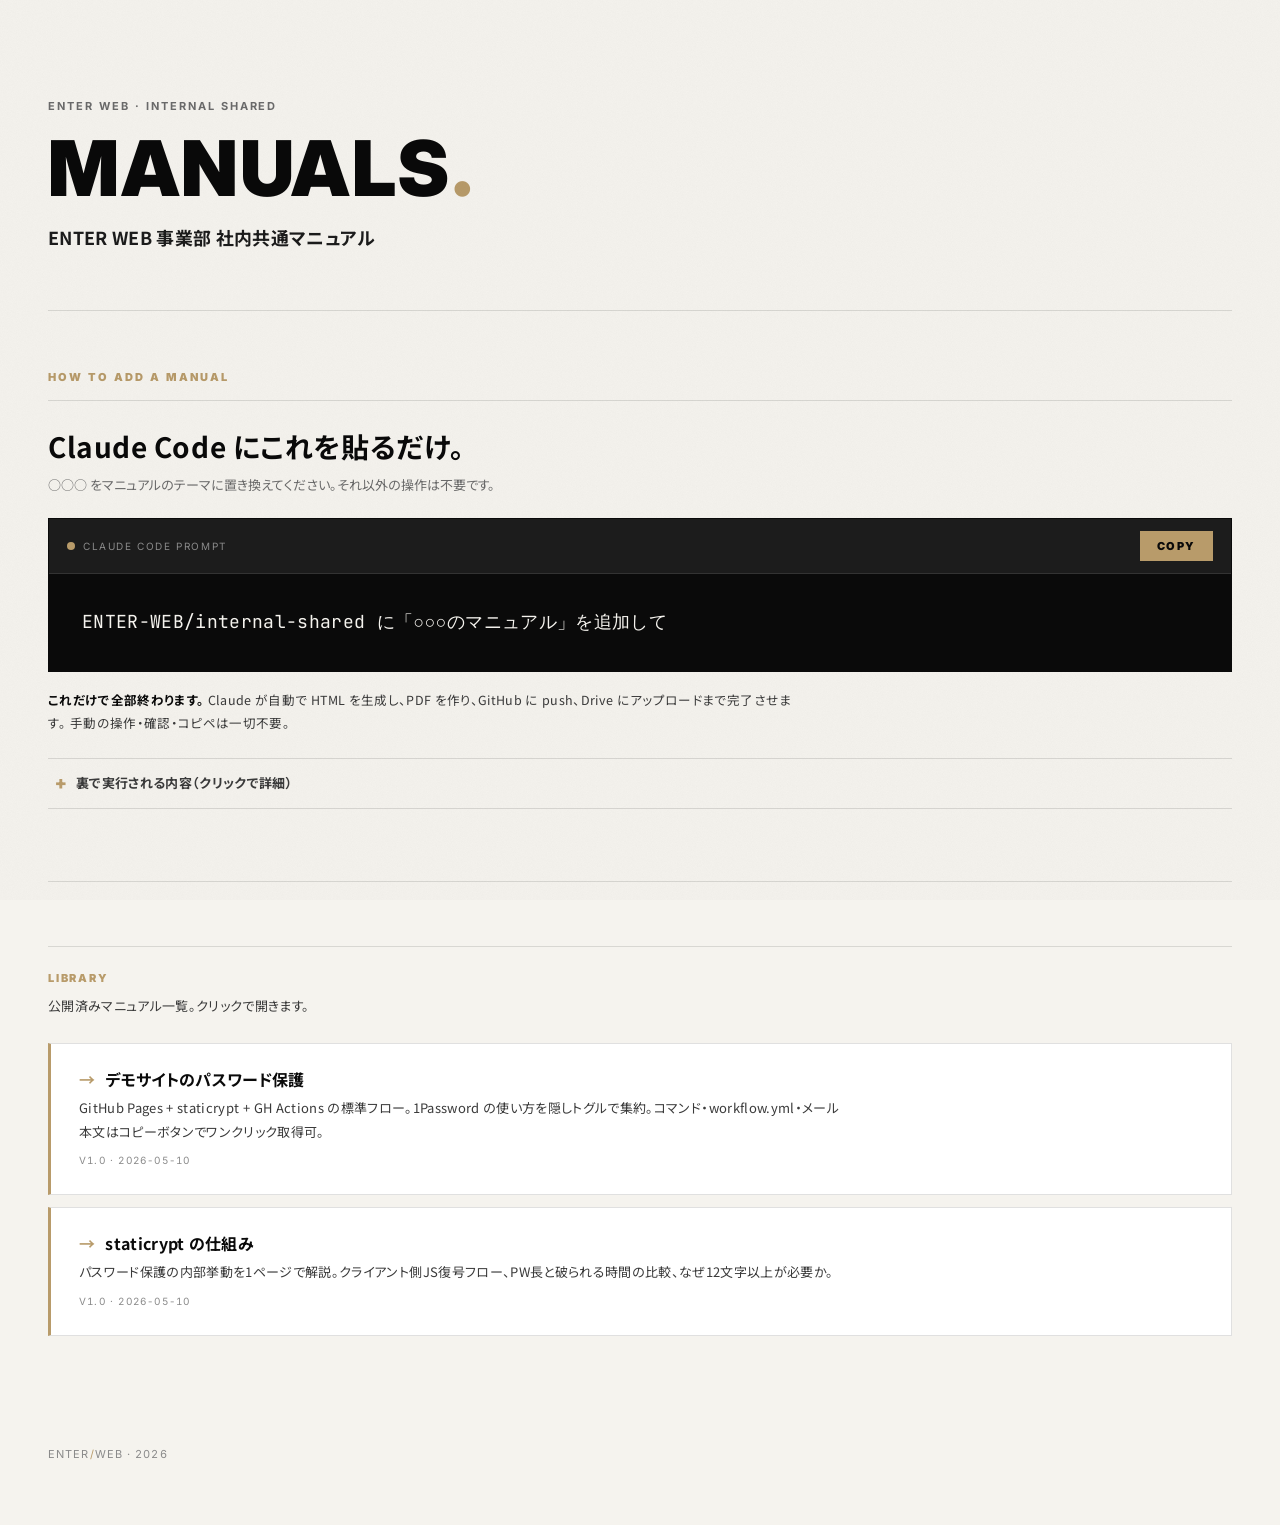
<file: docs/index.html>
<!DOCTYPE html>
<html lang="ja">
<head>
<meta charset="UTF-8">
<meta name="viewport" content="width=device-width, initial-scale=1">
<title>ENTER WEB 社内共通マニュアル</title>
<meta name="description" content="ENTER WEB事業部の社内共通マニュアル一覧。新規追加はClaude Codeにプロンプト1行を貼るだけ。">
<link rel="preconnect" href="https://fonts.googleapis.com">
<link rel="preconnect" href="https://fonts.gstatic.com" crossorigin>
<link href="https://fonts.googleapis.com/css2?family=Inter:wght@400;700;900&family=Noto+Sans+JP:wght@400;700&family=JetBrains+Mono:wght@400;500;700&display=swap" rel="stylesheet">
<link rel="stylesheet" href="css/vaizo-editorial.css">
<style>
body { background: var(--paper-off-white); }
main { max-width: var(--max-w-page); margin: 0 auto; padding: 0 clamp(24px, 4vw, 48px); }

/* HERO = 結論先 */
.hero {
  padding: clamp(48px, 8vw, 96px) 0 clamp(32px, 5vw, 56px);
  border-bottom: 1px solid var(--rule-hairline);
}
.hero__eyebrow {
  font-family: var(--font-sans-en);
  font-weight: 700;
  font-size: 11px;
  letter-spacing: 0.18em;
  text-transform: uppercase;
  color: var(--ink-grey);
  margin-bottom: 14px;
}
.hero__title {
  font-family: var(--font-sans-en);
  font-weight: 900;
  font-size: clamp(40px, 6vw, 80px);
  letter-spacing: 0.02em;
  line-height: 1;
  margin: 0 0 12px;
  color: var(--ink-black);
}
.hero__title .accent { color: var(--accent-gold); }
.hero__sub {
  font-family: var(--font-sans-jp);
  font-weight: 700;
  font-size: clamp(15px, 1.4vw, 18px);
  color: var(--ink-charcoal);
  margin: 0;
}

/* PROMPT BOX = 主役 */
.prompt-section {
  padding: clamp(32px, 5vw, 56px) 0 clamp(40px, 6vw, 72px);
  border-bottom: 1px solid var(--rule-hairline);
}
.prompt-section__label {
  font-family: var(--font-sans-en);
  font-weight: 900;
  font-size: 11px;
  letter-spacing: 0.18em;
  text-transform: uppercase;
  color: var(--accent-gold);
  margin: 0 0 12px;
}
.prompt-section__hint {
  font-family: var(--font-sans-jp);
  font-weight: 700;
  font-size: clamp(20px, 2.4vw, 28px);
  color: var(--ink-black);
  line-height: 1.5;
  margin: 0 0 24px;
  letter-spacing: 0.02em;
}
.prompt-section__hint .small {
  display: block;
  font-weight: 400;
  font-size: 13px;
  color: var(--ink-grey);
  margin-top: 8px;
  letter-spacing: 0;
}

.prompt-box {
  position: relative;
  background: #0a0a0a;
  color: #f5f3ee;
  border: 1px solid var(--ink-black);
  margin: 0 0 16px;
  font-family: var(--font-mono);
  overflow: hidden;
}
.prompt-box__head {
  display: flex;
  justify-content: space-between;
  align-items: center;
  padding: 12px 18px;
  background: #1c1c1c;
  border-bottom: 1px solid #333;
  font-family: var(--font-sans-en);
  font-size: 10px;
  letter-spacing: 0.16em;
  text-transform: uppercase;
  color: #8a8a8a;
}
.prompt-box__head .label {
  display: flex;
  align-items: center;
  gap: 8px;
}
.prompt-box__head .label::before {
  content: '';
  width: 8px;
  height: 8px;
  border-radius: 50%;
  background: var(--accent-gold);
}
.prompt-box__copy {
  background: var(--accent-gold);
  border: 1px solid var(--accent-gold);
  color: #0a0a0a;
  font-family: var(--font-sans-en);
  font-weight: 900;
  font-size: 11px;
  letter-spacing: 0.14em;
  text-transform: uppercase;
  padding: 7px 16px;
  cursor: pointer;
  transition: background 0.15s, color 0.15s;
}
.prompt-box__copy:hover {
  background: #f5f3ee;
  color: #0a0a0a;
}
.prompt-box__copy.is-copied {
  background: #f5f3ee;
  color: #0a0a0a;
}
.prompt-box pre {
  margin: 0;
  padding: clamp(20px, 3vw, 32px) clamp(20px, 3vw, 32px);
  font-family: var(--font-mono);
  font-size: clamp(14px, 1.6vw, 18px);
  line-height: 1.7;
  color: #f5f3ee;
  white-space: pre-wrap;
  word-break: break-word;
}

.prompt-box__caption {
  font-family: var(--font-sans-jp);
  font-size: 12.5px;
  color: var(--ink-graphite);
  line-height: 1.85;
  margin: 0 0 8px;
}
.prompt-box__caption strong {
  color: var(--ink-black);
  font-weight: 700;
}

/* WHAT HAPPENS = 内訳（折りたたみ） */
.what-happens {
  margin-top: 24px;
}
.what-happens summary {
  list-style: none;
  cursor: pointer;
  font-family: var(--font-sans-jp);
  font-weight: 700;
  font-size: 13px;
  color: var(--ink-graphite);
  padding: 12px 0 12px 28px;
  position: relative;
  border-top: 1px solid var(--rule-hairline);
  border-bottom: 1px solid var(--rule-hairline);
  transition: color 0.15s;
}
.what-happens summary::-webkit-details-marker { display: none; }
.what-happens summary::before {
  content: '+';
  position: absolute;
  left: 4px;
  top: 50%;
  transform: translateY(-50%);
  font-family: var(--font-sans-en);
  font-weight: 900;
  font-size: 18px;
  color: var(--accent-gold);
  width: 18px;
  text-align: center;
}
.what-happens[open] summary::before { content: '−'; }
.what-happens summary:hover { color: var(--ink-black); }
.what-happens__body {
  padding: 16px 0 8px 28px;
  font-family: var(--font-sans-jp);
  font-size: 13px;
  color: var(--ink-graphite);
  line-height: 1.85;
}
.what-happens__body ol {
  margin: 0;
  padding-left: 22px;
}
.what-happens__body li { margin-bottom: 6px; }
.what-happens__body li strong { color: var(--ink-black); }

/* LIBRARY */
.list { padding: clamp(40px, 6vw, 64px) 0; }
.list__title {
  font-family: var(--font-sans-en);
  font-weight: 900;
  font-size: 11px;
  letter-spacing: 0.16em;
  text-transform: uppercase;
  color: var(--accent-gold);
  margin: 0 0 8px;
}
.list__lead {
  font-family: var(--font-sans-jp);
  font-size: 13px;
  color: var(--ink-graphite);
  margin: 0 0 24px;
}
.m-card {
  display: block;
  padding: 24px 28px;
  border: 1px solid var(--rule-hairline);
  border-left: 3px solid var(--accent-gold);
  background: var(--paper-pure);
  margin-bottom: 12px;
  text-decoration: none;
  transition: background 0.15s, border-color 0.15s;
}
.m-card:hover {
  background: var(--paper-cream);
  border-left-color: var(--ink-black);
}
.m-card__title {
  font-family: var(--font-sans-jp);
  font-weight: 700;
  font-size: 16px;
  color: var(--ink-black);
  margin: 0 0 6px;
}
.m-card__title .arrow {
  color: var(--accent-gold);
  margin-right: 10px;
}
.m-card__desc {
  font-family: var(--font-sans-jp);
  font-size: 13px;
  color: var(--ink-graphite);
  line-height: 1.8;
  margin: 0;
}
.m-card__meta {
  font-family: var(--font-sans-en);
  font-size: 10px;
  letter-spacing: 0.12em;
  color: var(--ink-soft);
  text-transform: uppercase;
  margin-top: 8px;
}

footer {
  padding: 32px 0 60px;
  font-family: var(--font-sans-en);
  font-size: 11px;
  letter-spacing: 0.1em;
  color: var(--ink-soft);
  text-transform: uppercase;
}
footer .slash { color: var(--accent-gold); }

@media (max-width: 640px) {
  .prompt-box pre { font-size: 13px; padding: 18px; }
  .prompt-box__head { padding: 10px 14px; }
  .prompt-box__copy { padding: 6px 12px; font-size: 10px; }
}
</style>
</head>
<body>
<main>

<!-- ============================================================
     HERO
     ============================================================ -->
<section class="hero">
  <div class="hero__eyebrow">ENTER WEB · Internal Shared</div>
  <h1 class="hero__title">Manuals<span class="accent">.</span></h1>
  <p class="hero__sub">ENTER WEB 事業部 社内共通マニュアル</p>
</section>

<!-- ============================================================
     結論先：これを Claude Code に貼るだけ
     ============================================================ -->
<section class="prompt-section">
  <div class="prompt-section__label">How to Add a Manual</div>
  <h2 class="prompt-section__hint">
    Claude Code にこれを貼るだけ。
    <span class="small">○○○ をマニュアルのテーマに置き換えてください。それ以外の操作は不要です。</span>
  </h2>

  <div class="prompt-box">
    <div class="prompt-box__head">
      <span class="label">Claude Code Prompt</span>
      <button class="prompt-box__copy" type="button" id="copyPrompt">Copy</button>
    </div>
<pre id="promptText">ENTER-WEB/internal-shared に「○○○のマニュアル」を追加して</pre>
  </div>

  <p class="prompt-box__caption">
    <strong>これだけで全部終わります。</strong>
    Claude が自動で HTML を生成し、PDF を作り、GitHub に push、Drive にアップロードまで完了させます。
    手動の操作・確認・コピペは一切不要。
  </p>

  <details class="what-happens">
    <summary>裏で実行される内容（クリックで詳細）</summary>
    <div class="what-happens__body">
      <ol>
        <li><strong>ヒアリング</strong>：テーマ・元ネタ・コピペ対象を確認</li>
        <li><strong>HTML生成</strong>：VAIZO Editorial 流儀＋コピーボタン＋隠しトグル付きで作成</li>
        <li><strong>PDF生成</strong>：Playwright で A4・隠しトグル全展開・配布用に出力</li>
        <li><strong>GitHub push</strong>：ENTER-WEB/internal-shared の <code>docs/</code> と <code>pdf/</code> に配置・commit・push</li>
        <li><strong>Drive アップロード</strong>：ENTER WEB フォルダに同一PDFを配置</li>
        <li><strong>報告</strong>：GitHub Pages 公開URLと Drive PDF URL を返答</li>
      </ol>
    </div>
  </details>
</section>

<!-- ============================================================
     収録マニュアル
     ============================================================ -->
<section class="list">
  <h2 class="list__title">Library</h2>
  <p class="list__lead">公開済みマニュアル一覧。クリックで開きます。</p>

  <a class="m-card" href="demo-password-protect.html">
    <h3 class="m-card__title"><span class="arrow">→</span>デモサイトのパスワード保護</h3>
    <p class="m-card__desc">GitHub Pages + staticrypt + GH Actions の標準フロー。1Password の使い方を隠しトグルで集約。コマンド・workflow.yml・メール本文はコピーボタンでワンクリック取得可。</p>
    <div class="m-card__meta">v1.0 · 2026-05-10</div>
  </a>

  <a class="m-card" href="staticrypt-mechanism.html">
    <h3 class="m-card__title"><span class="arrow">→</span>staticrypt の仕組み</h3>
    <p class="m-card__desc">パスワード保護の内部挙動を1ページで解説。クライアント側JS復号フロー、PW長と破られる時間の比較、なぜ12文字以上が必要か。</p>
    <div class="m-card__meta">v1.0 · 2026-05-10</div>
  </a>
</section>

<footer>ENTER<span class="slash">/</span>WEB · 2026</footer>

</main>

<script>
(function () {
  const btn = document.getElementById('copyPrompt');
  const text = document.getElementById('promptText');
  if (!btn || !text) return;
  btn.addEventListener('click', function () {
    const t = text.innerText;
    const done = function () {
      const original = btn.textContent;
      btn.textContent = 'Copied!';
      btn.classList.add('is-copied');
      setTimeout(function () {
        btn.textContent = original;
        btn.classList.remove('is-copied');
      }, 1500);
    };
    if (navigator.clipboard && window.isSecureContext) {
      navigator.clipboard.writeText(t).then(done).catch(fallback);
    } else { fallback(); }
    function fallback() {
      const ta = document.createElement('textarea');
      ta.value = t;
      ta.style.position = 'fixed';
      ta.style.left = '-9999px';
      document.body.appendChild(ta);
      ta.select();
      try { document.execCommand('copy'); done(); } catch (e) {}
      document.body.removeChild(ta);
    }
  });
})();
</script>

</body>
</html>
</file>
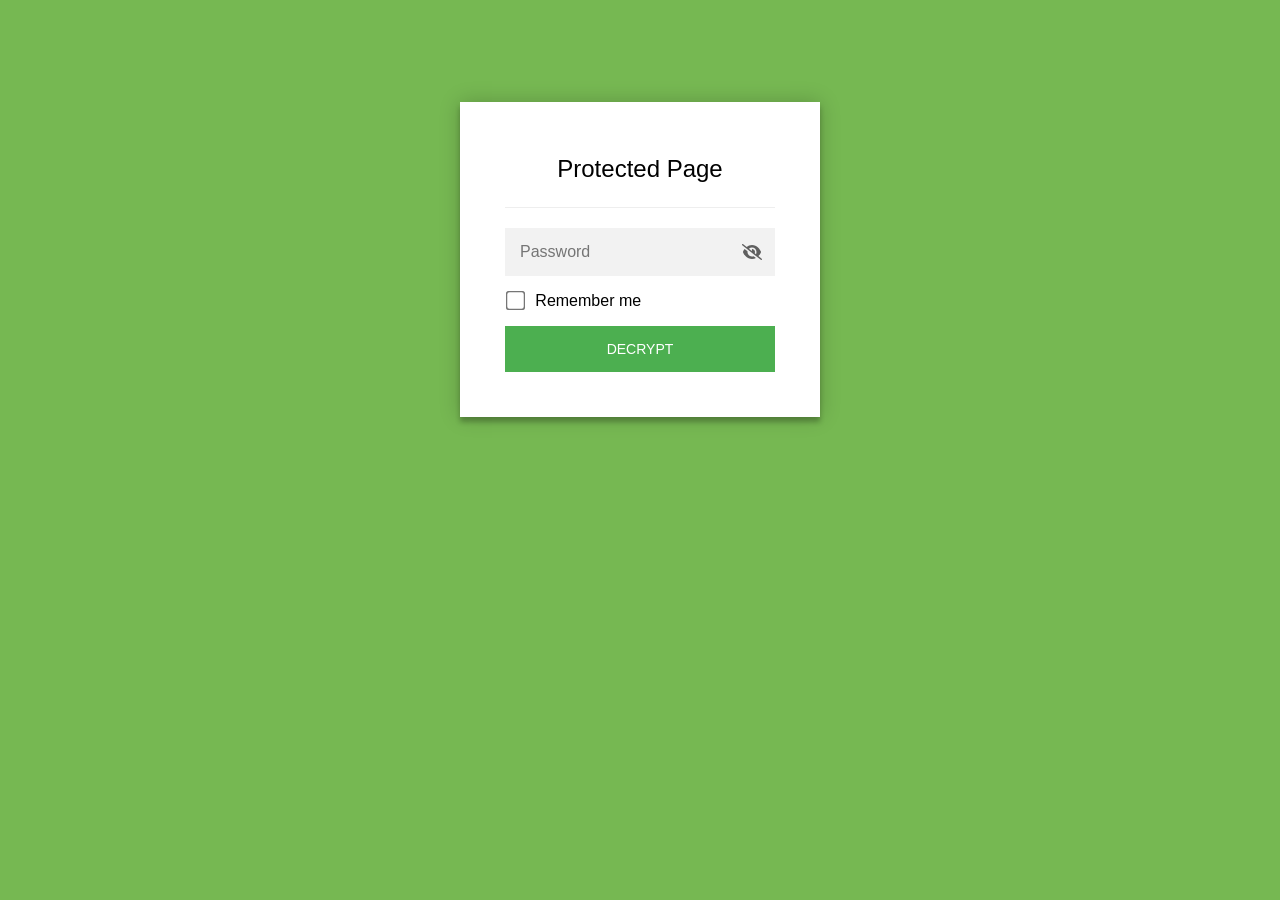
<file: docs/staticrypt-mechanism.html>
<!DOCTYPE html>
<html class="staticrypt-html">
    <head>
        <meta charset="utf-8" />
        <title>Protected Page</title>
        <meta name="viewport" content="width=device-width, initial-scale=1" />

        <!-- do not cache this page -->
        <meta http-equiv="cache-control" content="max-age=0" />
        <meta http-equiv="cache-control" content="no-cache" />
        <meta http-equiv="expires" content="0" />
        <meta http-equiv="expires" content="Tue, 01 Jan 1980 1:00:00 GMT" />
        <meta http-equiv="pragma" content="no-cache" />

        <style>
            .staticrypt-hr {
                margin-top: 20px;
                margin-bottom: 20px;
                border: 0;
                border-top: 1px solid #eee;
            }

            .staticrypt-page {
                width: 360px;
                padding: 8% 0 0;
                margin: auto;
                box-sizing: border-box;
            }

            .staticrypt-form {
                position: relative;
                z-index: 1;
                background: #ffffff;
                max-width: 360px;
                margin: 0 auto 100px;
                padding: 45px;
                text-align: center;
                box-shadow: 0 0 20px 0 rgba(0, 0, 0, 0.2), 0 5px 5px 0 rgba(0, 0, 0, 0.24);
            }

            .staticrypt-form input[type="password"],
            input[type="text"] {
                background: inherit;
                border: 0;
                box-sizing: border-box; /* This ensures padding is included in the total width */
                font-size: 14px;
                outline: 0;
                padding: 15px 30px 15px 15px; /* Adjust the padding to ensure there is space for the icon */
                width: 100%;
            }

            .staticrypt-password-container {
                position: relative;
                outline: 0;
                background: #f2f2f2;
                width: 100%;
                border: 0;
                margin: 0 0 15px;
                box-sizing: border-box;
            }

            .staticrypt-toggle-password-visibility {
                cursor: pointer;
                height: 20px;
                opacity: 60%;
                padding: 13px;
                position: absolute;
                right: 0;
                top: 50%;
                transform: translateY(-50%);
                width: 20px;
            }

            .staticrypt-form .staticrypt-decrypt-button {
                text-transform: uppercase;
                outline: 0;
                background: #4CAF50;
                width: 100%;
                border: 0;
                padding: 15px;
                color: #ffffff;
                font-size: 14px;
                cursor: pointer;
            }

            .staticrypt-form .staticrypt-decrypt-button:hover,
            .staticrypt-form .staticrypt-decrypt-button:active,
            .staticrypt-form .staticrypt-decrypt-button:focus {
                background: #4CAF50;
                filter: brightness(92%);
            }

            .staticrypt-html {
                height: 100%;
            }

            .staticrypt-body {
                height: 100%;
                margin: 0;
            }

            .staticrypt-content {
                height: 100%;
                margin-bottom: 1em;
                background: #76B852;
                font-family: "Arial", sans-serif;
                -webkit-font-smoothing: antialiased;
                -moz-osx-font-smoothing: grayscale;
            }

            .staticrypt-instructions {
                margin-top: -1em;
                margin-bottom: 1em;
            }

            .staticrypt-title {
                font-size: 1.5em;
            }

            label.staticrypt-remember {
                display: flex;
                align-items: center;
                margin-bottom: 1em;
            }

            .staticrypt-remember input[type="checkbox"] {
                transform: scale(1.5);
                margin-right: 1em;
            }

            .hidden {
                display: none !important;
            }

            .staticrypt-spinner-container {
                height: 100%;
                display: flex;
                align-items: center;
                justify-content: center;
            }

            .staticrypt-spinner {
                display: inline-block;
                width: 2rem;
                height: 2rem;
                vertical-align: text-bottom;
                border: 0.25em solid gray;
                border-right-color: transparent;
                border-radius: 50%;
                -webkit-animation: spinner-border 0.75s linear infinite;
                animation: spinner-border 0.75s linear infinite;
                animation-duration: 0.75s;
                animation-timing-function: linear;
                animation-delay: 0s;
                animation-iteration-count: infinite;
                animation-direction: normal;
                animation-fill-mode: none;
                animation-play-state: running;
                animation-name: spinner-border;
            }

            @keyframes spinner-border {
                100% {
                    transform: rotate(360deg);
                }
            }

            @media screen and (-webkit-min-device-pixel-ratio: 0) {
                .staticrypt-form input[type="password"],
                input[type="text"] {
                    font-size: 16px;
                }
            }
        </style>
    </head>

    <body class="staticrypt-body">
        <div id="staticrypt_loading" class="staticrypt-spinner-container">
            <div class="staticrypt-spinner"></div>
        </div>

        <div id="staticrypt_content" class="staticrypt-content hidden">
            <div class="staticrypt-page">
                <div class="staticrypt-form">
                    <div class="staticrypt-instructions">
                        <p class="staticrypt-title">Protected Page</p>
                        <p></p>
                    </div>

                    <hr class="staticrypt-hr" />

                    <form id="staticrypt-form" action="#" method="post">
                        <div class="staticrypt-password-container">
                            <input
                                id="staticrypt-password"
                                type="password"
                                name="password"
                                placeholder="Password"
                                autofocus
                            />

                            <img
                                class="staticrypt-toggle-password-visibility"
                                alt="Show password"
                                title="Show password"
                                src="[data-uri]"
                            />
                        </div>

                        <label id="staticrypt-remember-label" class="staticrypt-remember hidden">
                            <input id="staticrypt-remember" type="checkbox" name="remember" />
                            Remember me
                        </label>

                        <input type="submit" class="staticrypt-decrypt-button" value="DECRYPT" />
                    </form>
                </div>
            </div>
        </div>

        <script>
            // these variables will be filled when generating the file - the template format is 'variable_name'
            const staticryptInitiator = ((function(){
  const exports = {};
  const cryptoEngine = ((function(){
  const exports = {};
  const { subtle } = crypto;

const IV_BITS = 16 * 8;
const HEX_BITS = 4;
const ENCRYPTION_ALGO = "AES-CBC";

/**
 * Translates between utf8 encoded hexadecimal strings
 * and Uint8Array bytes.
 */
const HexEncoder = {
    /**
     * hex string -> bytes
     * @param {string} hexString
     * @returns {Uint8Array}
     */
    parse: function (hexString) {
        if (hexString.length % 2 !== 0) throw "Invalid hexString";
        const arrayBuffer = new Uint8Array(hexString.length / 2);

        for (let i = 0; i < hexString.length; i += 2) {
            const byteValue = parseInt(hexString.substring(i, i + 2), 16);
            if (isNaN(byteValue)) {
                throw "Invalid hexString";
            }
            arrayBuffer[i / 2] = byteValue;
        }
        return arrayBuffer;
    },

    /**
     * bytes -> hex string
     * @param {Uint8Array} bytes
     * @returns {string}
     */
    stringify: function (bytes) {
        const hexBytes = [];

        for (let i = 0; i < bytes.length; ++i) {
            let byteString = bytes[i].toString(16);
            if (byteString.length < 2) {
                byteString = "0" + byteString;
            }
            hexBytes.push(byteString);
        }
        return hexBytes.join("");
    },
};

/**
 * Translates between utf8 strings and Uint8Array bytes.
 */
const UTF8Encoder = {
    parse: function (str) {
        return new TextEncoder().encode(str);
    },

    stringify: function (bytes) {
        return new TextDecoder().decode(bytes);
    },
};

/**
 * Salt and encrypt a msg with a password.
 */
async function encrypt(msg, hashedPassword) {
    // Must be 16 bytes, unpredictable, and preferably cryptographically random. However, it need not be secret.
    // https://developer.mozilla.org/en-US/docs/Web/API/SubtleCrypto/encrypt#parameters
    const iv = crypto.getRandomValues(new Uint8Array(IV_BITS / 8));

    const key = await subtle.importKey("raw", HexEncoder.parse(hashedPassword), ENCRYPTION_ALGO, false, ["encrypt"]);

    const encrypted = await subtle.encrypt(
        {
            name: ENCRYPTION_ALGO,
            iv: iv,
        },
        key,
        UTF8Encoder.parse(msg)
    );

    // iv will be 32 hex characters, we prepend it to the ciphertext for use in decryption
    return HexEncoder.stringify(iv) + HexEncoder.stringify(new Uint8Array(encrypted));
}
exports.encrypt = encrypt;

/**
 * Decrypt a salted msg using a password.
 *
 * @param {string} encryptedMsg
 * @param {string} hashedPassword
 * @returns {Promise<string>}
 */
async function decrypt(encryptedMsg, hashedPassword) {
    const ivLength = IV_BITS / HEX_BITS;
    const iv = HexEncoder.parse(encryptedMsg.substring(0, ivLength));
    const encrypted = encryptedMsg.substring(ivLength);

    const key = await subtle.importKey("raw", HexEncoder.parse(hashedPassword), ENCRYPTION_ALGO, false, ["decrypt"]);

    const outBuffer = await subtle.decrypt(
        {
            name: ENCRYPTION_ALGO,
            iv: iv,
        },
        key,
        HexEncoder.parse(encrypted)
    );

    return UTF8Encoder.stringify(new Uint8Array(outBuffer));
}
exports.decrypt = decrypt;

/**
 * Salt and hash the password so it can be stored in localStorage without opening a password reuse vulnerability.
 *
 * @param {string} password
 * @param {string} salt
 * @returns {Promise<string>}
 */
async function hashPassword(password, salt) {
    // we hash the password in multiple steps, each adding more iterations. This is because we used to allow less
    // iterations, so for backward compatibility reasons, we need to support going from that to more iterations.
    let hashedPassword = await hashLegacyRound(password, salt);

    hashedPassword = await hashSecondRound(hashedPassword, salt);

    return hashThirdRound(hashedPassword, salt);
}
exports.hashPassword = hashPassword;

/**
 * This hashes the password with 1k iterations. This is a low number, we need this function to support backwards
 * compatibility.
 *
 * @param {string} password
 * @param {string} salt
 * @returns {Promise<string>}
 */
function hashLegacyRound(password, salt) {
    return pbkdf2(password, salt, 1000, "SHA-1");
}
exports.hashLegacyRound = hashLegacyRound;

/**
 * Add a second round of iterations. This is because we used to use 1k, so for backwards compatibility with
 * remember-me/autodecrypt links, we need to support going from that to more iterations.
 *
 * @param hashedPassword
 * @param salt
 * @returns {Promise<string>}
 */
function hashSecondRound(hashedPassword, salt) {
    return pbkdf2(hashedPassword, salt, 14000, "SHA-256");
}
exports.hashSecondRound = hashSecondRound;

/**
 * Add a third round of iterations to bring total number to 600k. This is because we used to use 1k, then 15k, so for
 * backwards compatibility with remember-me/autodecrypt links, we need to support going from that to more iterations.
 *
 * @param hashedPassword
 * @param salt
 * @returns {Promise<string>}
 */
function hashThirdRound(hashedPassword, salt) {
    return pbkdf2(hashedPassword, salt, 585000, "SHA-256");
}
exports.hashThirdRound = hashThirdRound;

/**
 * Salt and hash the password so it can be stored in localStorage without opening a password reuse vulnerability.
 *
 * @param {string} password
 * @param {string} salt
 * @param {int} iterations
 * @param {string} hashAlgorithm
 * @returns {Promise<string>}
 */
async function pbkdf2(password, salt, iterations, hashAlgorithm) {
    const key = await subtle.importKey("raw", UTF8Encoder.parse(password), "PBKDF2", false, ["deriveBits"]);

    const keyBytes = await subtle.deriveBits(
        {
            name: "PBKDF2",
            hash: hashAlgorithm,
            iterations,
            salt: UTF8Encoder.parse(salt),
        },
        key,
        256
    );

    return HexEncoder.stringify(new Uint8Array(keyBytes));
}

function generateRandomSalt() {
    const bytes = crypto.getRandomValues(new Uint8Array(128 / 8));

    return HexEncoder.stringify(new Uint8Array(bytes));
}
exports.generateRandomSalt = generateRandomSalt;

async function signMessage(hashedPassword, message) {
    const key = await subtle.importKey(
        "raw",
        HexEncoder.parse(hashedPassword),
        {
            name: "HMAC",
            hash: "SHA-256",
        },
        false,
        ["sign"]
    );
    const signature = await subtle.sign("HMAC", key, UTF8Encoder.parse(message));

    return HexEncoder.stringify(new Uint8Array(signature));
}
exports.signMessage = signMessage;

function getRandomAlphanum() {
    const possibleCharacters = "abcdefghijklmnopqrstuvwxyzABCDEFGHIJKLMNOPQRSTUVWXYZ0123456789";

    let byteArray;
    let parsedInt;

    // Keep generating new random bytes until we get a value that falls
    // within a range that can be evenly divided by possibleCharacters.length
    do {
        byteArray = crypto.getRandomValues(new Uint8Array(1));
        // extract the lowest byte to get an int from 0 to 255 (probably unnecessary, since we're only generating 1 byte)
        parsedInt = byteArray[0] & 0xff;
    } while (parsedInt >= 256 - (256 % possibleCharacters.length));

    // Take the modulo of the parsed integer to get a random number between 0 and totalLength - 1
    const randomIndex = parsedInt % possibleCharacters.length;

    return possibleCharacters[randomIndex];
}

/**
 * Generate a random string of a given length.
 *
 * @param {int} length
 * @returns {string}
 */
function generateRandomString(length) {
    let randomString = "";

    for (let i = 0; i < length; i++) {
        randomString += getRandomAlphanum();
    }

    return randomString;
}
exports.generateRandomString = generateRandomString;

  return exports;
})());
const codec = ((function(){
  const exports = {};
  /**
 * Initialize the codec with the provided cryptoEngine - this return functions to encode and decode messages.
 *
 * @param cryptoEngine - the engine to use for encryption / decryption
 */
function init(cryptoEngine) {
    const exports = {};

    /**
     * Top-level function for encoding a message.
     * Includes password hashing, encryption, and signing.
     *
     * @param {string} msg
     * @param {string} password
     * @param {string} salt
     *
     * @returns {string} The encoded text
     */
    async function encode(msg, password, salt) {
        const hashedPassword = await cryptoEngine.hashPassword(password, salt);

        const encrypted = await cryptoEngine.encrypt(msg, hashedPassword);

        // we use the hashed password in the HMAC because this is effectively what will be used a password (so we can store
        // it in localStorage safely, we don't use the clear text password)
        const hmac = await cryptoEngine.signMessage(hashedPassword, encrypted);

        return hmac + encrypted;
    }
    exports.encode = encode;

    /**
     * Encode using a password that has already been hashed. This is useful to encode multiple messages in a row, that way
     * we don't need to hash the password multiple times.
     *
     * @param {string} msg
     * @param {string} hashedPassword
     *
     * @returns {string} The encoded text
     */
    async function encodeWithHashedPassword(msg, hashedPassword) {
        const encrypted = await cryptoEngine.encrypt(msg, hashedPassword);

        // we use the hashed password in the HMAC because this is effectively what will be used a password (so we can store
        // it in localStorage safely, we don't use the clear text password)
        const hmac = await cryptoEngine.signMessage(hashedPassword, encrypted);

        return hmac + encrypted;
    }
    exports.encodeWithHashedPassword = encodeWithHashedPassword;

    /**
     * Top-level function for decoding a message.
     * Includes signature check and decryption.
     *
     * @param {string} signedMsg
     * @param {string} hashedPassword
     * @param {string} salt
     * @param {int} backwardCompatibleAttempt
     * @param {string} originalPassword
     *
     * @returns {Object} {success: true, decoded: string} | {success: false, message: string}
     */
    async function decode(signedMsg, hashedPassword, salt, backwardCompatibleAttempt = 0, originalPassword = "") {
        const encryptedHMAC = signedMsg.substring(0, 64);
        const encryptedMsg = signedMsg.substring(64);
        const decryptedHMAC = await cryptoEngine.signMessage(hashedPassword, encryptedMsg);

        if (decryptedHMAC !== encryptedHMAC) {
            // we have been raising the number of iterations in the hashing algorithm multiple times, so to support the old
            // remember-me/autodecrypt links we need to try bringing the old hashes up to speed.
            originalPassword = originalPassword || hashedPassword;
            if (backwardCompatibleAttempt === 0) {
                const updatedHashedPassword = await cryptoEngine.hashThirdRound(originalPassword, salt);

                return decode(signedMsg, updatedHashedPassword, salt, backwardCompatibleAttempt + 1, originalPassword);
            }
            if (backwardCompatibleAttempt === 1) {
                let updatedHashedPassword = await cryptoEngine.hashSecondRound(originalPassword, salt);
                updatedHashedPassword = await cryptoEngine.hashThirdRound(updatedHashedPassword, salt);

                return decode(signedMsg, updatedHashedPassword, salt, backwardCompatibleAttempt + 1, originalPassword);
            }

            return { success: false, message: "Signature mismatch" };
        }

        return {
            success: true,
            decoded: await cryptoEngine.decrypt(encryptedMsg, hashedPassword),
        };
    }
    exports.decode = decode;

    return exports;
}
exports.init = init;

  return exports;
})());
const decode = codec.init(cryptoEngine).decode;

/**
 * Initialize the staticrypt module, that exposes functions callbable by the password_template.
 *
 * @param {{
 *  staticryptEncryptedMsgUniqueVariableName: string,
 *  isRememberEnabled: boolean,
 *  rememberDurationInDays: number,
 *  staticryptSaltUniqueVariableName: string,
 * }} staticryptConfig - object of data that is stored on the password_template at encryption time.
 *
 * @param {{
 *  rememberExpirationKey: string,
 *  rememberPassphraseKey: string,
 *  replaceHtmlCallback: function,
 *  clearLocalStorageCallback: function,
 * }} templateConfig - object of data that can be configured by a custom password_template.
 */
function init(staticryptConfig, templateConfig) {
    const exports = {};

    /**
     * Decrypt our encrypted page, replace the whole HTML.
     *
     * @param {string} hashedPassword
     * @returns {Promise<boolean>}
     */
    async function decryptAndReplaceHtml(hashedPassword) {
        const { staticryptEncryptedMsgUniqueVariableName, staticryptSaltUniqueVariableName } = staticryptConfig;
        const { replaceHtmlCallback } = templateConfig;

        const result = await decode(
            staticryptEncryptedMsgUniqueVariableName,
            hashedPassword,
            staticryptSaltUniqueVariableName
        );
        if (!result.success) {
            return false;
        }
        const plainHTML = result.decoded;

        // if the user configured a callback call it, otherwise just replace the whole HTML
        if (typeof replaceHtmlCallback === "function") {
            replaceHtmlCallback(plainHTML);
        } else {
            document.write(plainHTML);
            document.close();
        }

        return true;
    }

    /**
     * Attempt to decrypt the page and replace the whole HTML.
     *
     * @param {string} password
     * @param {boolean} isRememberChecked
     *
     * @returns {Promise<{isSuccessful: boolean, hashedPassword?: string}>} - we return an object, so that if we want to
     *   expose more information in the future we can do it without breaking the password_template
     */
    async function handleDecryptionOfPage(password, isRememberChecked) {
        const { staticryptSaltUniqueVariableName } = staticryptConfig;

        // decrypt and replace the whole page
        const hashedPassword = await cryptoEngine.hashPassword(password, staticryptSaltUniqueVariableName);
        return handleDecryptionOfPageFromHash(hashedPassword, isRememberChecked);
    }
    exports.handleDecryptionOfPage = handleDecryptionOfPage;

    async function handleDecryptionOfPageFromHash(hashedPassword, isRememberChecked) {
        const { isRememberEnabled, rememberDurationInDays } = staticryptConfig;
        const { rememberExpirationKey, rememberPassphraseKey } = templateConfig;

        const isDecryptionSuccessful = await decryptAndReplaceHtml(hashedPassword);

        if (!isDecryptionSuccessful) {
            return {
                isSuccessful: false,
                hashedPassword,
            };
        }

        // remember the hashedPassword and set its expiration if necessary
        if (isRememberEnabled && isRememberChecked) {
            window.localStorage.setItem(rememberPassphraseKey, hashedPassword);

            // set the expiration if the duration isn't 0 (meaning no expiration)
            if (rememberDurationInDays > 0) {
                window.localStorage.setItem(
                    rememberExpirationKey,
                    (new Date().getTime() + rememberDurationInDays * 24 * 60 * 60 * 1000).toString()
                );
            }
        }

        return {
            isSuccessful: true,
            hashedPassword,
        };
    }
    exports.handleDecryptionOfPageFromHash = handleDecryptionOfPageFromHash;

    /**
     * Clear localstorage from staticrypt related values
     */
    function clearLocalStorage() {
        const { clearLocalStorageCallback, rememberExpirationKey, rememberPassphraseKey } = templateConfig;

        if (typeof clearLocalStorageCallback === "function") {
            clearLocalStorageCallback();
        } else {
            localStorage.removeItem(rememberPassphraseKey);
            localStorage.removeItem(rememberExpirationKey);
        }
    }

    async function handleDecryptOnLoad() {
        let isSuccessful = await decryptOnLoadFromUrl();

        if (!isSuccessful) {
            isSuccessful = await decryptOnLoadFromRememberMe();
        }

        return { isSuccessful };
    }
    exports.handleDecryptOnLoad = handleDecryptOnLoad;

    /**
     * Clear storage if we are logging out
     *
     * @returns {boolean} - whether we logged out
     */
    function logoutIfNeeded() {
        const logoutKey = "staticrypt_logout";

        // handle logout through query param
        const queryParams = new URLSearchParams(window.location.search);
        if (queryParams.has(logoutKey)) {
            clearLocalStorage();
            return true;
        }

        // handle logout through URL fragment
        const hash = window.location.hash.substring(1);
        if (hash.includes(logoutKey)) {
            clearLocalStorage();
            return true;
        }

        return false;
    }

    /**
     * To be called on load: check if we want to try to decrypt and replace the HTML with the decrypted content, and
     * try to do it if needed.
     *
     * @returns {Promise<boolean>} true if we derypted and replaced the whole page, false otherwise
     */
    async function decryptOnLoadFromRememberMe() {
        const { rememberDurationInDays } = staticryptConfig;
        const { rememberExpirationKey, rememberPassphraseKey } = templateConfig;

        // if we are login out, terminate
        if (logoutIfNeeded()) {
            return false;
        }

        // if there is expiration configured, check if we're not beyond the expiration
        if (rememberDurationInDays && rememberDurationInDays > 0) {
            const expiration = localStorage.getItem(rememberExpirationKey),
                isExpired = expiration && new Date().getTime() > parseInt(expiration);

            if (isExpired) {
                clearLocalStorage();
                return false;
            }
        }

        const hashedPassword = localStorage.getItem(rememberPassphraseKey);

        if (hashedPassword) {
            // try to decrypt
            const isDecryptionSuccessful = await decryptAndReplaceHtml(hashedPassword);

            // if the decryption is unsuccessful the password might be wrong - silently clear the saved data and let
            // the user fill the password form again
            if (!isDecryptionSuccessful) {
                clearLocalStorage();
                return false;
            }

            return true;
        }

        return false;
    }

    async function decryptOnLoadFromUrl() {
        const passwordKey = "staticrypt_pwd";
        const rememberMeKey = "remember_me";

        // try to get the password from the query param (for backward compatibility - we now want to avoid this method,
        // since it sends the hashed password to the server which isn't needed)
        const queryParams = new URLSearchParams(window.location.search);
        const hashedPasswordQuery = queryParams.get(passwordKey);
        const rememberMeQuery = queryParams.get(rememberMeKey);

        const urlFragment = window.location.hash.substring(1);
        // get the password from the url fragment
        const hashedPasswordRegexMatch = urlFragment.match(new RegExp(passwordKey + "=([^&]*)"));
        const hashedPasswordFragment = hashedPasswordRegexMatch ? hashedPasswordRegexMatch[1] : null;
        const rememberMeFragment = urlFragment.includes(rememberMeKey);

        const hashedPassword = hashedPasswordFragment || hashedPasswordQuery;
        const rememberMe = rememberMeFragment || rememberMeQuery;

        if (hashedPassword) {
            return handleDecryptionOfPageFromHash(hashedPassword, rememberMe);
        }

        return false;
    }

    return exports;
}
exports.init = init;

  return exports;
})());
            const templateError = "Bad password!",
                templateToggleAltShow = "Show password",
                templateToggleAltHide = "Hide password",
                isRememberEnabled = true,
                staticryptConfig = {"staticryptEncryptedMsgUniqueVariableName":"[base64]","isRememberEnabled":true,"rememberDurationInDays":0,"staticryptSaltUniqueVariableName":"969b682f66de227d2847152bdeb52f5e"};

            // you can edit these values to customize some of the behavior of StatiCrypt
            const templateConfig = {
                rememberExpirationKey: "staticrypt_expiration",
                rememberPassphraseKey: "staticrypt_passphrase",
                replaceHtmlCallback: null,
                clearLocalStorageCallback: null,
            };

            // init the staticrypt engine
            const staticrypt = staticryptInitiator.init(staticryptConfig, templateConfig);

            // try to automatically decrypt on load if there is a saved password
            window.onload = async function () {
                const { isSuccessful } = await staticrypt.handleDecryptOnLoad();

                // if we didn't decrypt anything on load, show the password prompt. Otherwise the content has already been
                // replaced, no need to do anything
                if (!isSuccessful) {
                    // hide loading screen
                    document.getElementById("staticrypt_loading").classList.add("hidden");
                    document.getElementById("staticrypt_content").classList.remove("hidden");
                    document.getElementById("staticrypt-password").focus();

                    // show the remember me checkbox
                    if (isRememberEnabled) {
                        document.getElementById("staticrypt-remember-label").classList.remove("hidden");
                    }
                }
            };

            // toggle password visibility
            const toggleIcon = document.querySelector(".staticrypt-toggle-password-visibility");
            // these two icons are coming from FontAwesome
            const imgSrcEyeClosed =
                "[data-uri]";
            const imgSrcEyeOpened =
                "[data-uri]";
            toggleIcon.addEventListener("click", function () {
                const passwordInput = document.getElementById("staticrypt-password");
                if (passwordInput.type === "password") {
                    passwordInput.type = "text";
                    toggleIcon.src = imgSrcEyeOpened;
                    toggleIcon.alt = templateToggleAltHide;
                    toggleIcon.title = templateToggleAltHide;
                } else {
                    passwordInput.type = "password";
                    toggleIcon.src = imgSrcEyeClosed;
                    toggleIcon.alt = templateToggleAltShow;
                    toggleIcon.title = templateToggleAltShow;
                }
            });

            // handle password form submission
            document.getElementById("staticrypt-form").addEventListener("submit", async function (e) {
                e.preventDefault();

                const password = document.getElementById("staticrypt-password").value,
                    isRememberChecked = document.getElementById("staticrypt-remember").checked;

                const { isSuccessful } = await staticrypt.handleDecryptionOfPage(password, isRememberChecked);

                if (!isSuccessful) {
                    alert(templateError);
                }
            });
        </script>
    </body>
</html>
</file>
<file: docs/css/vaizo-editorial.css>
/* ==========================================================================
   VAIZO Editorial — Print & Web Stylesheet for V/ENTER WEB Handbook
   v1.0 — 2026-05-09
   ========================================================================== */

/* ----- 1. Design tokens ----- */
:root {
  /* Colors (white & black only, with subtle gold accent) */
  --ink-black: #0a0a0a;
  --ink-charcoal: #1c1c1c;
  --ink-graphite: #3a3a3a;
  --ink-grey: #6b6b6b;
  --ink-soft: #8a8a8a;

  --paper-off-white: #f5f3ee;
  --paper-cream: #faf7f2;
  --paper-pure: #ffffff;

  --rule-hairline: rgba(10, 10, 10, 0.12);
  --rule-strong: rgba(10, 10, 10, 0.4);

  --accent-gold: #b89b6a;

  /* Typography */
  --font-sans-en: "Inter", "Helvetica Neue", Arial, sans-serif;
  --font-sans-jp: "Noto Sans JP", "Hiragino Sans", "Yu Gothic", sans-serif;
  --font-serif-en: "Cormorant Garamond", "Playfair Display", Georgia, serif;
  --font-serif-jp: "Noto Serif JP", "Hiragino Mincho ProN", "Yu Mincho", serif;
  --font-mono: "JetBrains Mono", "SFMono-Regular", Menlo, Consolas, monospace;

  /* Body 17px / Table 15px / Line-height 1.9 (mandatory) */
  --fs-body: 17px;
  --fs-table: 15px;
  --fs-small: 14px;
  --fs-caption: 13px;
  --lh-body: 1.9;
  --lh-tight: 1.4;

  /* Spacing */
  --gutter-section: clamp(80px, 12vw, 160px);
  --gutter-element: 32px;

  /* Layout */
  --max-w-page: 1280px;
  --max-w-edit: 960px;
  --max-w-prose: 760px;
}

/* ----- 2. Reset & base ----- */
*,
*::before,
*::after {
  box-sizing: border-box;
}

html {
  -webkit-text-size-adjust: 100%;
  font-feature-settings: "tnum" 1, "lnum" 1, "palt" 1;
}

body {
  margin: 0;
  background: var(--paper-off-white);
  color: var(--ink-black);
  font-family: var(--font-sans-jp);
  font-size: var(--fs-body);
  line-height: var(--lh-body);
  font-weight: 400;
  letter-spacing: 0.02em;
  -webkit-font-smoothing: antialiased;
  -moz-osx-font-smoothing: grayscale;
}

::selection {
  background: var(--ink-black);
  color: var(--paper-pure);
}

/* ----- 3. Document layout ----- */
.handbook-shell {
  max-width: var(--max-w-edit);
  margin: 0 auto;
  padding: clamp(48px, 6vw, 96px) clamp(24px, 4vw, 64px);
}

.handbook-header {
  border-bottom: 1px solid var(--rule-hairline);
  padding-bottom: 24px;
  margin-bottom: 48px;
  display: flex;
  align-items: center;
  justify-content: space-between;
  gap: 24px;
}

.handbook-brand {
  font-family: var(--font-sans-en);
  font-weight: 900;
  font-size: 18px;
  letter-spacing: 0.06em;
  color: var(--ink-black);
  text-transform: uppercase;
}

.handbook-brand .slash {
  color: var(--accent-gold);
  font-weight: 900;
  margin: 0 2px;
}

.handbook-meta {
  font-family: var(--font-sans-en);
  font-size: var(--fs-caption);
  color: var(--ink-grey);
  letter-spacing: 0.08em;
  text-transform: uppercase;
}

.handbook-footer {
  border-top: 1px solid var(--rule-hairline);
  padding-top: 24px;
  margin-top: 96px;
  display: flex;
  justify-content: space-between;
  font-family: var(--font-sans-en);
  font-size: var(--fs-caption);
  color: var(--ink-grey);
  letter-spacing: 0.08em;
}

/* ----- 4. Typography ----- */
h1,
h2,
h3,
h4,
h5,
h6 {
  font-family: var(--font-sans-jp);
  font-weight: 700;
  letter-spacing: 0.02em;
  line-height: var(--lh-tight);
  color: var(--ink-black);
}

h1 {
  font-family: var(--font-sans-en);
  font-weight: 900;
  font-size: clamp(36px, 4vw, 56px);
  letter-spacing: 0.04em;
  margin: 0 0 8px;
  text-transform: uppercase;
}

/* Japanese chapter title under English h1 */
h1 + .chapter-jp,
.h1-jp {
  font-family: var(--font-sans-jp);
  font-weight: 700;
  font-size: 22px;
  letter-spacing: 0.04em;
  color: var(--ink-charcoal);
  margin-bottom: 48px;
}

h2 {
  font-size: 28px;
  margin: 80px 0 24px;
  padding-top: 24px;
  border-top: 1px solid var(--rule-hairline);
}

h3 {
  font-size: 22px;
  margin: 56px 0 16px;
}

h4 {
  font-size: 18px;
  margin: 32px 0 12px;
  text-transform: none;
}

h5 {
  font-size: 16px;
  margin: 24px 0 8px;
}

p {
  margin: 0 0 1.4em;
  max-width: var(--max-w-prose);
}

strong,
b {
  font-weight: 700;
  color: var(--ink-black);
}

em,
i {
  font-style: italic;
}

small {
  font-size: var(--fs-small);
  color: var(--ink-grey);
}

/* ----- 5. Lists ----- */
ul,
ol {
  margin: 0 0 1.4em;
  padding-left: 1.6em;
  max-width: var(--max-w-prose);
}

li {
  margin-bottom: 0.6em;
}

li::marker {
  color: var(--ink-grey);
}

/* Task list (checkbox) */
li input[type="checkbox"] {
  appearance: none;
  width: 14px;
  height: 14px;
  border: 1px solid var(--ink-graphite);
  background: var(--paper-pure);
  margin-right: 8px;
  position: relative;
  top: 2px;
}

li input[type="checkbox"]:checked {
  background: var(--ink-black);
  border-color: var(--ink-black);
}

li input[type="checkbox"]:checked::after {
  content: "";
  position: absolute;
  left: 2px;
  top: -1px;
  width: 4px;
  height: 8px;
  border: solid var(--paper-pure);
  border-width: 0 1.5px 1.5px 0;
  transform: rotate(45deg);
}

/* ----- 6. Tables ----- */
table {
  width: 100%;
  max-width: 100%;
  border-collapse: collapse;
  margin: 24px 0 32px;
  font-size: var(--fs-table);
  line-height: 1.7;
}

thead {
  border-bottom: 1px solid var(--ink-black);
}

thead th {
  text-align: left;
  font-weight: 700;
  padding: 12px 16px;
  letter-spacing: 0.04em;
  background: var(--paper-cream);
}

tbody tr {
  border-bottom: 1px solid var(--rule-hairline);
}

tbody tr:nth-child(even) {
  background: var(--paper-cream);
}

td,
th {
  padding: 10px 16px;
  vertical-align: top;
}

/* ----- 7. Code & pre ----- */
code {
  font-family: var(--font-mono);
  font-size: 0.92em;
  background: var(--paper-cream);
  padding: 2px 6px;
  border: 1px solid var(--rule-hairline);
  border-radius: 2px;
}

pre {
  background: var(--ink-black);
  color: var(--paper-off-white);
  padding: 20px 24px;
  margin: 24px 0;
  border-radius: 0;
  border: 1px solid var(--ink-black);
  overflow-x: auto;
  font-size: var(--fs-table);
  line-height: 1.6;
}

pre code {
  background: transparent;
  border: none;
  padding: 0;
  color: inherit;
}

/* ----- 8. Blockquote ----- */
blockquote {
  margin: 24px 0;
  padding: 16px 24px;
  border-left: 2px solid var(--accent-gold);
  background: var(--paper-cream);
  font-family: var(--font-serif-jp);
  font-size: var(--fs-body);
  color: var(--ink-charcoal);
  max-width: var(--max-w-prose);
}

blockquote p:last-child {
  margin-bottom: 0;
}

/* ----- 9. Horizontal rule ----- */
hr {
  border: none;
  border-top: 1px solid var(--rule-hairline);
  margin: 64px 0;
}

/* ----- 10. Links ----- */
a {
  color: var(--ink-black);
  text-decoration: none;
  border-bottom: 1px solid var(--rule-strong);
  transition: border-color 0.2s ease;
}

a:hover {
  border-bottom-color: var(--ink-black);
}

a:focus-visible {
  outline: 2px solid var(--ink-black);
  outline-offset: 2px;
  border-bottom-color: transparent;
}

/* ----- 11. Cover page ----- */
.cover {
  min-height: 100vh;
  display: flex;
  flex-direction: column;
  justify-content: space-between;
  padding: 80px;
  page-break-after: always;
  background: var(--paper-off-white);
}

.cover-top {
  font-family: var(--font-sans-en);
  font-size: var(--fs-caption);
  letter-spacing: 0.16em;
  text-transform: uppercase;
  color: var(--ink-grey);
  border-top: 1px solid var(--ink-black);
  padding-top: 16px;
}

.cover-title {
  margin: auto 0;
}

.cover-title h1 {
  font-family: var(--font-sans-en);
  font-weight: 900;
  font-size: clamp(64px, 9vw, 128px);
  line-height: 0.9;
  letter-spacing: 0.04em;
  margin: 0;
}

.cover-title .slash {
  color: var(--accent-gold);
}

.cover-title .subtitle {
  font-family: var(--font-serif-jp);
  font-weight: 400;
  font-size: clamp(20px, 2.5vw, 32px);
  margin-top: 32px;
  letter-spacing: 0.06em;
  color: var(--ink-charcoal);
}

.cover-bottom {
  border-bottom: 1px solid var(--ink-black);
  padding-bottom: 16px;
  display: flex;
  justify-content: space-between;
  font-family: var(--font-sans-en);
  font-size: var(--fs-small);
  letter-spacing: 0.08em;
  color: var(--ink-graphite);
}

/* ----- 12. Table of contents ----- */
.toc {
  page-break-after: always;
  padding-bottom: 80px;
}

.toc h2 {
  margin-top: 0;
  border-top: none;
}

.toc ol {
  list-style: none;
  padding-left: 0;
  counter-reset: toc-counter;
}

.toc ol li {
  counter-increment: toc-counter;
  display: flex;
  align-items: baseline;
  gap: 16px;
  padding: 12px 0;
  border-bottom: 1px dashed var(--rule-hairline);
}

.toc ol li::before {
  content: counter(toc-counter, decimal-leading-zero);
  font-family: var(--font-sans-en);
  font-weight: 900;
  color: var(--ink-grey);
  letter-spacing: 0.06em;
  min-width: 32px;
}

.toc ol li a {
  flex: 1;
  border: none;
}

.toc ol li .page-num {
  font-family: var(--font-sans-en);
  color: var(--ink-grey);
  font-size: var(--fs-small);
}

/* ----- 13. Chapter divider (page break) ----- */
.chapter {
  page-break-before: always;
}

.chapter-divider {
  page-break-before: always;
  page-break-after: always;
  min-height: 100vh;
  display: flex;
  flex-direction: column;
  justify-content: center;
  padding: 0 80px;
}

.chapter-divider .chapter-num {
  font-family: var(--font-sans-en);
  font-weight: 900;
  font-size: 96px;
  color: var(--accent-gold);
  line-height: 1;
  letter-spacing: 0.04em;
}

.chapter-divider .chapter-title-en {
  font-family: var(--font-sans-en);
  font-weight: 900;
  font-size: clamp(48px, 6vw, 88px);
  letter-spacing: 0.04em;
  margin-top: 24px;
  text-transform: uppercase;
}

.chapter-divider .chapter-title-jp {
  font-family: var(--font-serif-jp);
  font-weight: 700;
  font-size: 24px;
  margin-top: 16px;
  letter-spacing: 0.06em;
  color: var(--ink-charcoal);
}

/* ----- 14. Print optimizations ----- */
@page {
  size: A4;
  margin: 18mm 16mm 18mm 16mm;
}

@media print {
  body {
    background: var(--paper-pure);
    font-size: 11pt;
    line-height: 1.7;
  }

  h1 {
    font-size: 22pt;
  }
  h2 {
    font-size: 18pt;
    margin-top: 36px;
  }
  h3 {
    font-size: 14pt;
  }
  h4 {
    font-size: 12pt;
  }

  table {
    font-size: 10pt;
  }

  pre {
    font-size: 9pt;
    page-break-inside: avoid;
  }

  /* Hide URL after links in print (we keep them as listed in the doc body) */
  a::after {
    content: "" !important;
  }

  .handbook-shell {
    max-width: 100%;
    padding: 0;
  }

  h2,
  h3,
  h4 {
    page-break-after: avoid;
  }

  table,
  pre,
  blockquote {
    page-break-inside: avoid;
  }

  .chapter {
    page-break-before: always;
  }
}

/* ----- 15. Subtle texture (optional, web only) ----- */
@media screen {
  body::before {
    content: "";
    position: fixed;
    inset: 0;
    pointer-events: none;
    background-image: url("data:image/svg+xml;utf8,<svg xmlns='http://www.w3.org/2000/svg' width='100' height='100'><filter id='n'><feTurbulence type='fractalNoise' baseFrequency='1.2' numOctaves='2' stitchTiles='stitch'/><feColorMatrix values='0 0 0 0 0 0 0 0 0 0 0 0 0 0 0 0 0 0 0.025 0'/></filter><rect width='100%' height='100%' filter='url(%23n)'/></svg>");
    z-index: 0;
  }

  .handbook-shell,
  .cover,
  .chapter-divider {
    position: relative;
    z-index: 1;
  }
}

/* ----- 16. Reduced motion ----- */
@media (prefers-reduced-motion: reduce) {
  *,
  *::before,
  *::after {
    animation-duration: 0.01ms !important;
    transition-duration: 0.01ms !important;
  }
}

/* ----- 17. Page footer with page number (print only) ----- */
@media print {
  .page-number::after {
    content: counter(page);
  }
}

/* ==========================================================================
   18. Landing page (docs/index.html)
   ========================================================================== */

.landing {
  max-width: var(--max-w-page);
  margin: 0 auto;
  padding: 0 clamp(24px, 4vw, 48px);
}

.landing-hero {
  min-height: 80vh;
  display: flex;
  flex-direction: column;
  justify-content: center;
  padding: clamp(64px, 12vw, 160px) 0;
  border-bottom: 1px solid var(--rule-hairline);
}

.landing-hero__eyebrow {
  font-family: var(--font-sans-en);
  font-size: var(--fs-caption);
  letter-spacing: 0.16em;
  text-transform: uppercase;
  color: var(--ink-grey);
  margin-bottom: 24px;
}

.landing-hero__title {
  font-family: var(--font-sans-en);
  font-weight: 900;
  font-size: clamp(56px, 9vw, 144px);
  line-height: 0.92;
  letter-spacing: 0.02em;
  margin: 0 0 16px;
}

.landing-hero__title .slash {
  color: var(--accent-gold);
}

.landing-hero__subtitle {
  font-family: var(--font-serif-jp);
  font-size: clamp(18px, 2vw, 28px);
  font-weight: 400;
  color: var(--ink-charcoal);
  margin-bottom: 56px;
  letter-spacing: 0.04em;
  max-width: 600px;
}

.landing-hero__actions {
  display: flex;
  gap: 16px;
  flex-wrap: wrap;
}

.btn {
  display: inline-flex;
  align-items: center;
  gap: 12px;
  padding: 14px 28px;
  font-family: var(--font-sans-jp);
  font-weight: 700;
  font-size: 15px;
  letter-spacing: 0.04em;
  text-decoration: none;
  border: 1px solid var(--ink-black);
  background: var(--ink-black);
  color: var(--paper-off-white);
  transition: background 0.2s, color 0.2s;
}

.btn:hover {
  background: var(--paper-off-white);
  color: var(--ink-black);
}

.btn--ghost {
  background: transparent;
  color: var(--ink-black);
}

.btn--ghost:hover {
  background: var(--ink-black);
  color: var(--paper-off-white);
}

.btn .arrow {
  font-family: var(--font-sans-en);
  font-weight: 400;
  transition: transform 0.2s;
}

.btn:hover .arrow {
  transform: translateX(4px);
}

.landing-section {
  padding: clamp(56px, 8vw, 96px) 0;
  border-bottom: 1px solid var(--rule-hairline);
}

.landing-section:last-of-type {
  border-bottom: none;
}

.landing-section__label {
  font-family: var(--font-sans-en);
  font-size: var(--fs-caption);
  letter-spacing: 0.16em;
  text-transform: uppercase;
  color: var(--ink-grey);
  margin-bottom: 16px;
}

.landing-section__title {
  font-family: var(--font-sans-en);
  font-weight: 900;
  font-size: clamp(28px, 4vw, 48px);
  letter-spacing: 0.02em;
  margin: 0 0 8px;
}

.landing-section__lead {
  font-family: var(--font-serif-jp);
  font-size: 18px;
  color: var(--ink-charcoal);
  max-width: 640px;
  margin-bottom: 48px;
}

.quickstart {
  display: grid;
  grid-template-columns: repeat(auto-fit, minmax(260px, 1fr));
  gap: 0;
  border-top: 1px solid var(--ink-black);
  border-bottom: 1px solid var(--ink-black);
}

.quickstart__step {
  padding: 32px 24px;
  border-right: 1px solid var(--rule-hairline);
  display: flex;
  flex-direction: column;
  gap: 12px;
  text-decoration: none;
  border-bottom: none;
  transition: background 0.2s;
}

.quickstart__step:last-child {
  border-right: none;
}

.quickstart__step:hover {
  background: var(--paper-cream);
}

.quickstart__num {
  font-family: var(--font-sans-en);
  font-weight: 900;
  font-size: 14px;
  letter-spacing: 0.16em;
  color: var(--accent-gold);
}

.quickstart__title {
  font-family: var(--font-sans-jp);
  font-weight: 700;
  font-size: 18px;
  color: var(--ink-black);
  letter-spacing: 0.02em;
}

.quickstart__desc {
  font-family: var(--font-sans-jp);
  font-size: 14px;
  color: var(--ink-graphite);
  line-height: 1.7;
}

.category-grid {
  display: grid;
  grid-template-columns: repeat(auto-fit, minmax(320px, 1fr));
  gap: 24px;
}

.category-card {
  border: 1px solid var(--rule-hairline);
  padding: 32px;
  background: var(--paper-pure);
  display: flex;
  flex-direction: column;
  gap: 16px;
  transition: border-color 0.2s;
}

.category-card:hover {
  border-color: var(--ink-black);
}

.category-card__index {
  font-family: var(--font-sans-en);
  font-weight: 900;
  font-size: 12px;
  letter-spacing: 0.18em;
  color: var(--accent-gold);
}

.category-card__title {
  font-family: var(--font-sans-en);
  font-weight: 900;
  font-size: 24px;
  letter-spacing: 0.04em;
  margin: 0;
  color: var(--ink-black);
}

.category-card__title-jp {
  font-family: var(--font-sans-jp);
  font-weight: 700;
  font-size: 14px;
  color: var(--ink-graphite);
  letter-spacing: 0.04em;
  margin-top: -8px;
}

.category-card__desc {
  font-family: var(--font-sans-jp);
  font-size: 14px;
  color: var(--ink-graphite);
  line-height: 1.7;
  margin: 0;
  max-width: none;
}

.category-card__list {
  list-style: none;
  padding: 0;
  margin: 8px 0 0;
  display: flex;
  flex-direction: column;
  gap: 6px;
  border-top: 1px solid var(--rule-hairline);
  padding-top: 16px;
}

.category-card__list li {
  margin: 0;
  padding: 0;
  font-size: 14px;
}

.category-card__list a {
  display: flex;
  align-items: baseline;
  justify-content: space-between;
  gap: 12px;
  text-decoration: none;
  border: none;
  padding: 6px 0;
  color: var(--ink-charcoal);
  font-weight: 400;
  letter-spacing: 0.02em;
  transition: color 0.2s, padding-left 0.2s;
}

.category-card__list a:hover {
  color: var(--ink-black);
  padding-left: 4px;
}

.category-card__list .num {
  font-family: var(--font-sans-en);
  font-size: 11px;
  font-weight: 700;
  color: var(--ink-soft);
  letter-spacing: 0.08em;
  flex-shrink: 0;
}

.category-card__more {
  font-family: var(--font-sans-en);
  font-size: 12px;
  letter-spacing: 0.12em;
  text-transform: uppercase;
  color: var(--ink-graphite);
  text-decoration: none;
  border: none;
  margin-top: 8px;
  padding-top: 16px;
  border-top: 1px solid var(--rule-hairline);
}

.category-card__more:hover {
  color: var(--ink-black);
}

.facts {
  display: grid;
  grid-template-columns: repeat(auto-fit, minmax(180px, 1fr));
  gap: 24px;
  border-top: 1px solid var(--ink-black);
  padding-top: 32px;
}

.fact {
  display: flex;
  flex-direction: column;
  gap: 6px;
}

.fact__num {
  font-family: var(--font-sans-en);
  font-weight: 900;
  font-size: clamp(36px, 4vw, 64px);
  letter-spacing: 0.02em;
  line-height: 1;
}

.fact__label {
  font-family: var(--font-sans-jp);
  font-size: 13px;
  color: var(--ink-grey);
  letter-spacing: 0.04em;
}

.landing-footer {
  padding: 48px 0;
  border-top: 1px solid var(--ink-black);
  display: flex;
  justify-content: space-between;
  align-items: baseline;
  font-family: var(--font-sans-en);
  font-size: var(--fs-caption);
  letter-spacing: 0.08em;
  color: var(--ink-grey);
  flex-wrap: wrap;
  gap: 16px;
}

.landing-footer .updated {
  text-transform: uppercase;
}

@media (max-width: 720px) {
  .landing-hero {
    min-height: 60vh;
  }

  .quickstart {
    grid-template-columns: 1fr;
  }

  .quickstart__step {
    border-right: none;
    border-bottom: 1px solid var(--rule-hairline);
  }

  .quickstart__step:last-child {
    border-bottom: none;
  }

  .category-card {
    padding: 24px;
  }
}
</file>
